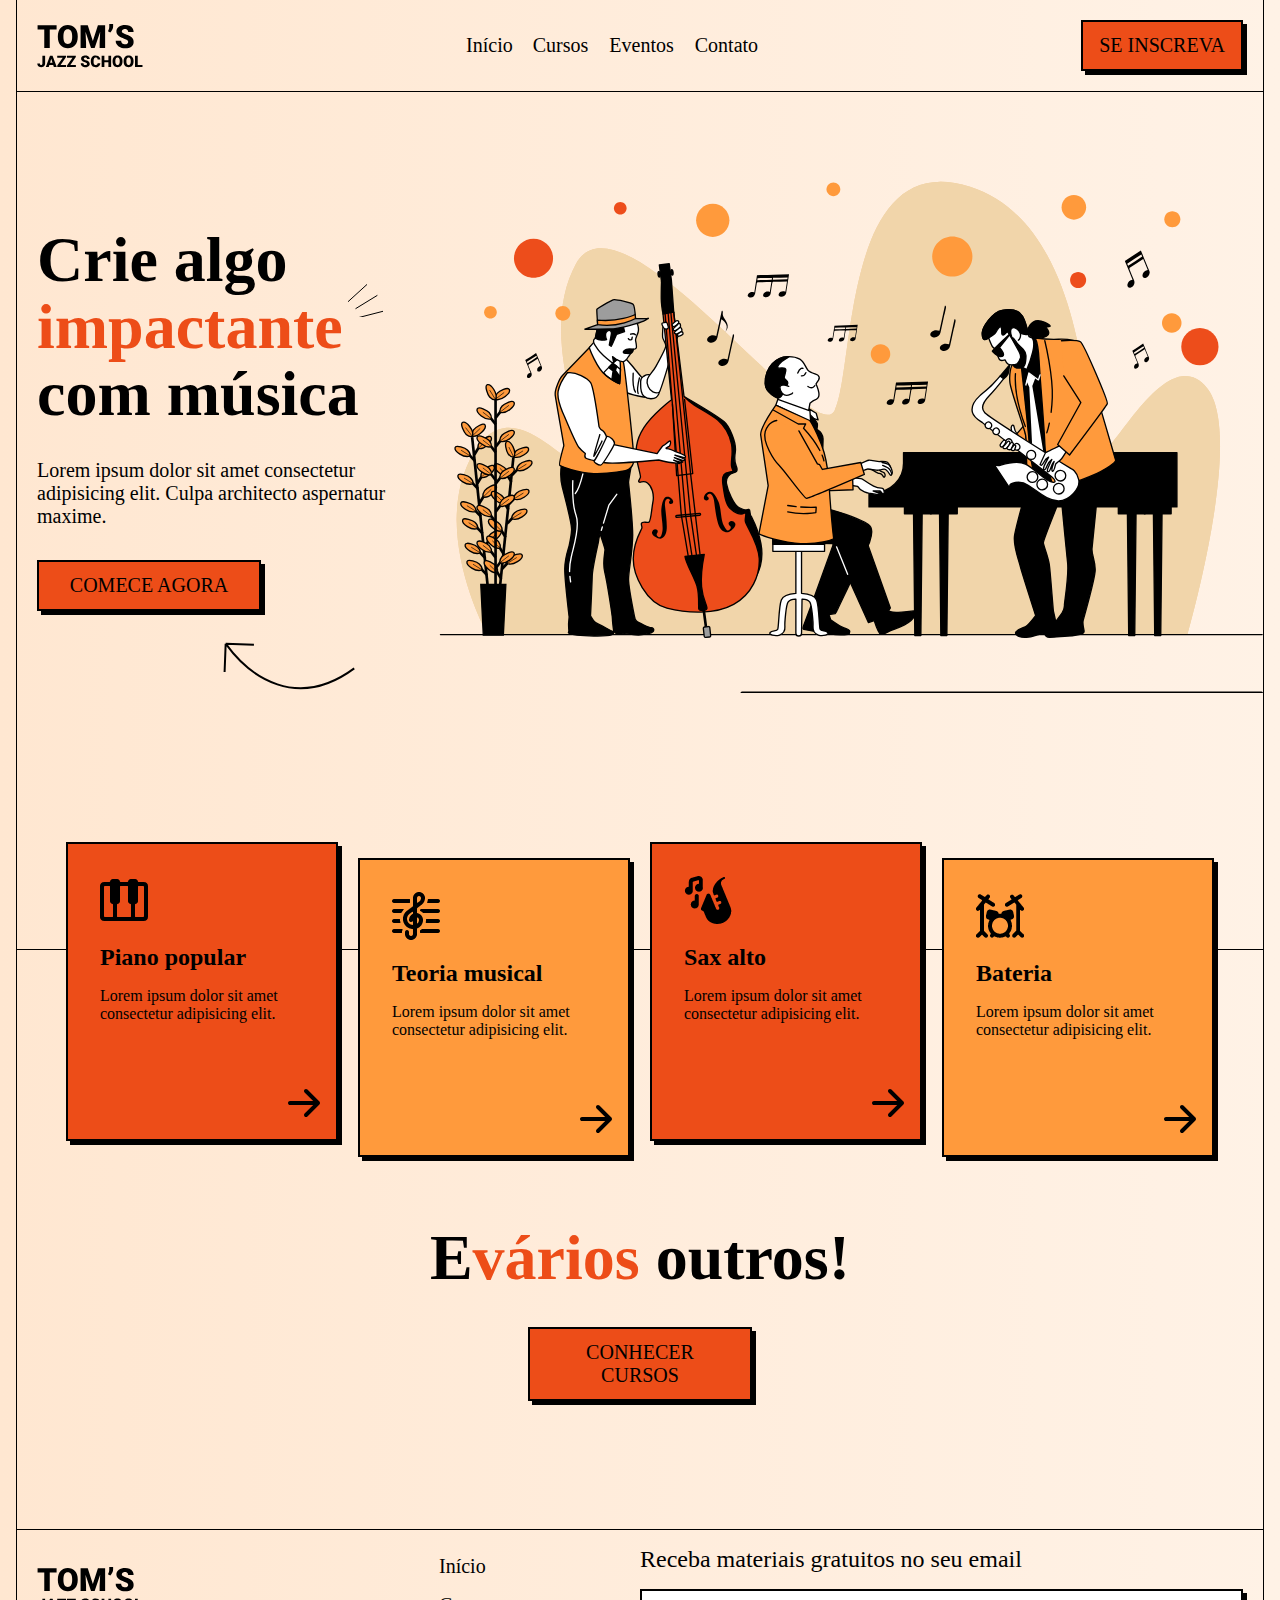
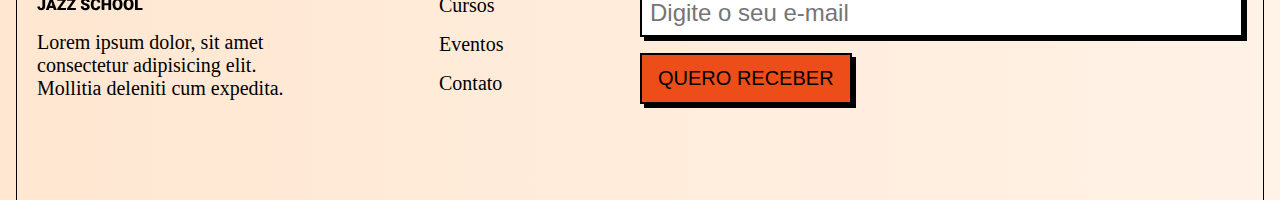
<file: index.html>
<!DOCTYPE html>
<html lang="en">
<head>
    <meta charset="UTF-8">
    <meta name="viewport" content="width=device-width, initial-scale=1.0">
    <title>Tom'smJass School</title>

    <link rel="stylesheet" href="index.css">

    <link rel="preconnect" href="https://fonts.googleapis.com">
<link rel="preconnect" href="https://fonts.gstatic.com" crossorigin>
<link href="https://fonts.googleapis.com/css2?family=Roboto:wght@500;900&display=swap" rel="stylesheet">
</head>
<body>

    <header>


        <div class="container">
            <img src="img/logo.svg" alt="Tom's Jass School">
            <nav>
                <a href="#">Início</a>
                <a href="#">Cursos </a>
                <a href="#">Eventos </a>
                <a href="#">Contato</a>
            </nav>
            <a href="#" class="button mt-1 mb-1 mx-auto">Se inscreva</a>
        </div>


    </header>
    <main>
        <section class="hero-section">

            <div class="container row-reverse"> 

                <img src="img/hero-img.svg" alt="Banda de Jass tocando">
                <div>
                    <h1 class="mt-2">Crie algo <span class="text-primary decoration">impactante</span> com música</h1>
                    <p class="mt-2 mb-2">Lorem ipsum dolor sit amet consectetur adipisicing elit. Culpa architecto aspernatur maxime.</p>
                    <a href="#" class="button">Comece agora</a>
            </div>
            </div>

        </section>

        <section class="courses-section">

            <div class="cards">

                <article class="card">
                    <img src="img/piano.png" alt="icone de teclas de piano">
                    <strong>Piano popular</strong>
                    <p>Lorem ipsum dolor sit amet consectetur adipisicing elit.</p>
                    <a href="#">
                        <img src="img/arrow-right.svg" alt="Ir para página do curso">
                    </a>
                </article>
                <article class="card">
                    <img src="img/clef.png" alt="icone da clave de sol">
                    <strong>Teoria musical</strong>
                    <p>Lorem ipsum dolor sit amet consectetur adipisicing elit.</p>
                    <a href="#">
                        <img src="img/arrow-right.svg" alt="Ir para página do curso">
                    </a>
                </article>
                <article class="card">
                    <img src="img/sax.png" alt="icone de saxafone">
                    <strong>Sax alto</strong>
                    <p>Lorem ipsum dolor sit amet consectetur adipisicing elit.</p>
                    <a href="#">
                        <img src="img/arrow-right.svg" alt="Ir para página do curso">
                    </a>
                </article>
                <article class="card">
                    <img src="img/drums.png" alt="icone da bateria">
                    <strong>Bateria</strong>
                    <p>Lorem ipsum dolor sit amet consectetur adipisicing elit.</p>
                    <a href="#">
                        <img src="img/arrow-right.svg" alt="Ir para página do curso">
                    </a>
                </article>
            </div>

            <h2  class="text-center">E<span class="text-primary ">vários</span> outros!</h2>
            <a  href="#" class="button mt-2 mx-auto">Conhecer cursos</a>
        </section>
    </main>

    <footer>
        <div class="container">

            <div class="about-column">
                <img src="img/logo.svg" alt="Tom's Jass School"  class="mb-1 mt-1">
                <p class="mb-2">Lorem ipsum dolor, sit amet consectetur adipisicing elit. Mollitia deleniti cum expedita.</p>
            </div>
            <nav class="mb-2">
                <a href="#">Início</a>
                <a href="#">Cursos </a>
                <a href="#">Eventos </a>
                <a href="#">Contato</a>
            </nav>
            <form class="newsletter-form">
                <label for="email" class="mb-1">Receba materiais gratuitos no seu email</label>
                <input type="text" name="email" id="email" placeholder="Digite o seu e-mail" class="mb-1">
                <button class="button mb-2" >Quero receber</button>
            </form>
        </div>
    </footer>
    
</body>
</html>
</file>
<file: index.css>
* {
    box-sizing: border-box;
    font-family: 'Roboto' sans-serif;
    margin: 0;
    padding: 0;
}

:root {
--color-primary: #ed4d18;
--color--secundary:#ff9a3c;
--color-black: #000;
--color-white: #fff;
}
body {
    background: linear-gradient(90deg, #ffe7d1 0%, #fff2e6 100%);
    padding: 0 1rem;
}

header,
.hero-section,
.courses-section,
footer {
    border-color: var(--color-black) ;
    border-style: solid;
    border-width: 0 1px 1px 1px;
    padding: 1.25rem;
}
header img {
    display: block;
    margin: 1rem auto;
}
header nav {
    display: grid;
    grid-template-columns:  1fr 1fr;
    margin: 1rem auto;
}

nav a {
    color: var(--color-black);
    font-size: 1.25rem;
    padding: .5rem;
    text-decoration: none;
}

header nav a:nth-child(2n-1){
    text-align: right;
}

.button {
    background-color: var(--color-primary);
    border: 2px solid var(--color-black);
    box-shadow: 4px 4px 0 var(--color-black);
    color: var(--color-black);
    display: block;
    font-size: 1.25rem;
    padding: .75rem 1rem;
    max-width: 14rem;
    text-align: center;
    text-decoration: none;
    text-transform: uppercase;
}

.hero-section{
    padding-right: 0;
    padding-bottom: 16rem;
}

.hero-section img {
    display: block;
    margin: 1.25rem  0 0 auto;
    max-width: 100%;
}

h1 {
    font-size: 3rem;
    line-height: 105%;
}
h2 {
    font-size: 2.5rem;
}
.hero-section p {
    font-size: 1.25rem;
    padding-right: 1.25rem;
}

.hero-section .button {
    position: relative;
}

.hero-section .button::after {
    content: "";
    background:  url("img/arrow-curve.svg");
    position: absolute;
    top: 5rem;
    right: -6rem;
    height: 48px;
    width: 132px;
}

.decoration {
    display: block;
    position: relative;
}

.decoration::after {
    content: "";
    background: url("img/three-dashes.svg") ;
    position: absolute;
    top: -0.75rem;
    height: 36px;
    width: 40px;
}

.courses-section {
    padding-bottom: 8rem;
}

.cards {
    display: flex;
    flex-direction: column;
    align-items: start;
    gap: 1.25rem;
    margin-top: -8rem;
    margin-bottom: 4rem;
}

.card {
    background-color: var(--color-primary);
    border: 2px solid var(--color-black);
    box-shadow: 4px 4px 0 var(--color-black);
    max-width: 17rem;
    padding: 2rem 0 0 2rem;
}

.card:nth-child(2n) {
    align-self: end;
    background-color: var(--color--secundary);
}

.card strong {
    display: block;
    font-size: 1.5rem;
    margin: 1rem 0;
}

.card a {
    display: block;
    margin: 3rem 0 0 auto;
    width: fit-content;
}

/*FOOTER*/

footer {
    border-bottom: 0;
    padding: 1rem 1.25rem 4rem;
}

footer nav a {
    display: block;
    padding-left: 0;
}

.newsletter-form label {
    display: block;
    font-size: 1.5rem;
}
.newsletter-form input {
    border: 2px solid var(--color-black);
    box-shadow: 4px 4px 0 var(--color-black);
    font-size: 1.5rem;
    padding: .5rem;
    width: 100%;
}

/* ULTILITARIOS*/
.mt-1 {
    margin-top: 1rem;
} 

.mt-2 {
    margin-top: 2rem;
}

.mb-1 {
    margin-bottom: 1rem;
}

.mb-2 {
    margin-bottom: 2rem;
}
.mx-auto {
    margin-left: auto;
    margin-right: auto;
}

.text-primary {
    color: var(--color-primary);
}

.text-center {
    text-align: center;
}


/* RESPOSIVO*/

@media screen and (min-width: 40rem) {
    header nav{
        display: block;
        text-align: center;
    } 

    .cards {
        flex-direction: row;
        flex-wrap: wrap;
        justify-content: center;
    }

    .card:nth-child(2n) {
        margin-top: 1rem;
    }
}

@media screen and (min-width: 48rem) {
    header div {
        display: flex;
        align-items: center;
        justify-content: space-between;
    }

    header img,
    header nav,
    header .button {
        margin: 0;
    }
}

@media screen and (min-width: 72rem) {
        h1, h2 {
            font-size: 4rem;
        }

    .container {
        display: flex;
        align-items: center;
        margin: 0 auto;
        max-width: 72rem;
    }

    .container.row-reverse {
        flex-direction: row-reverse;
    }

    .about-column {
        flex: 2;
    }

    .about-column p {
        font-size: 1.25rem;
        max-width: 16rem;
    }

    footer nav {
        flex: 1;
    }
    .newsletter-form {
        flex: 3;
    }
}

@media screen and (min-width: 80rem) {
    .container {
        max-width: 80rem;
    }
}
</file>
